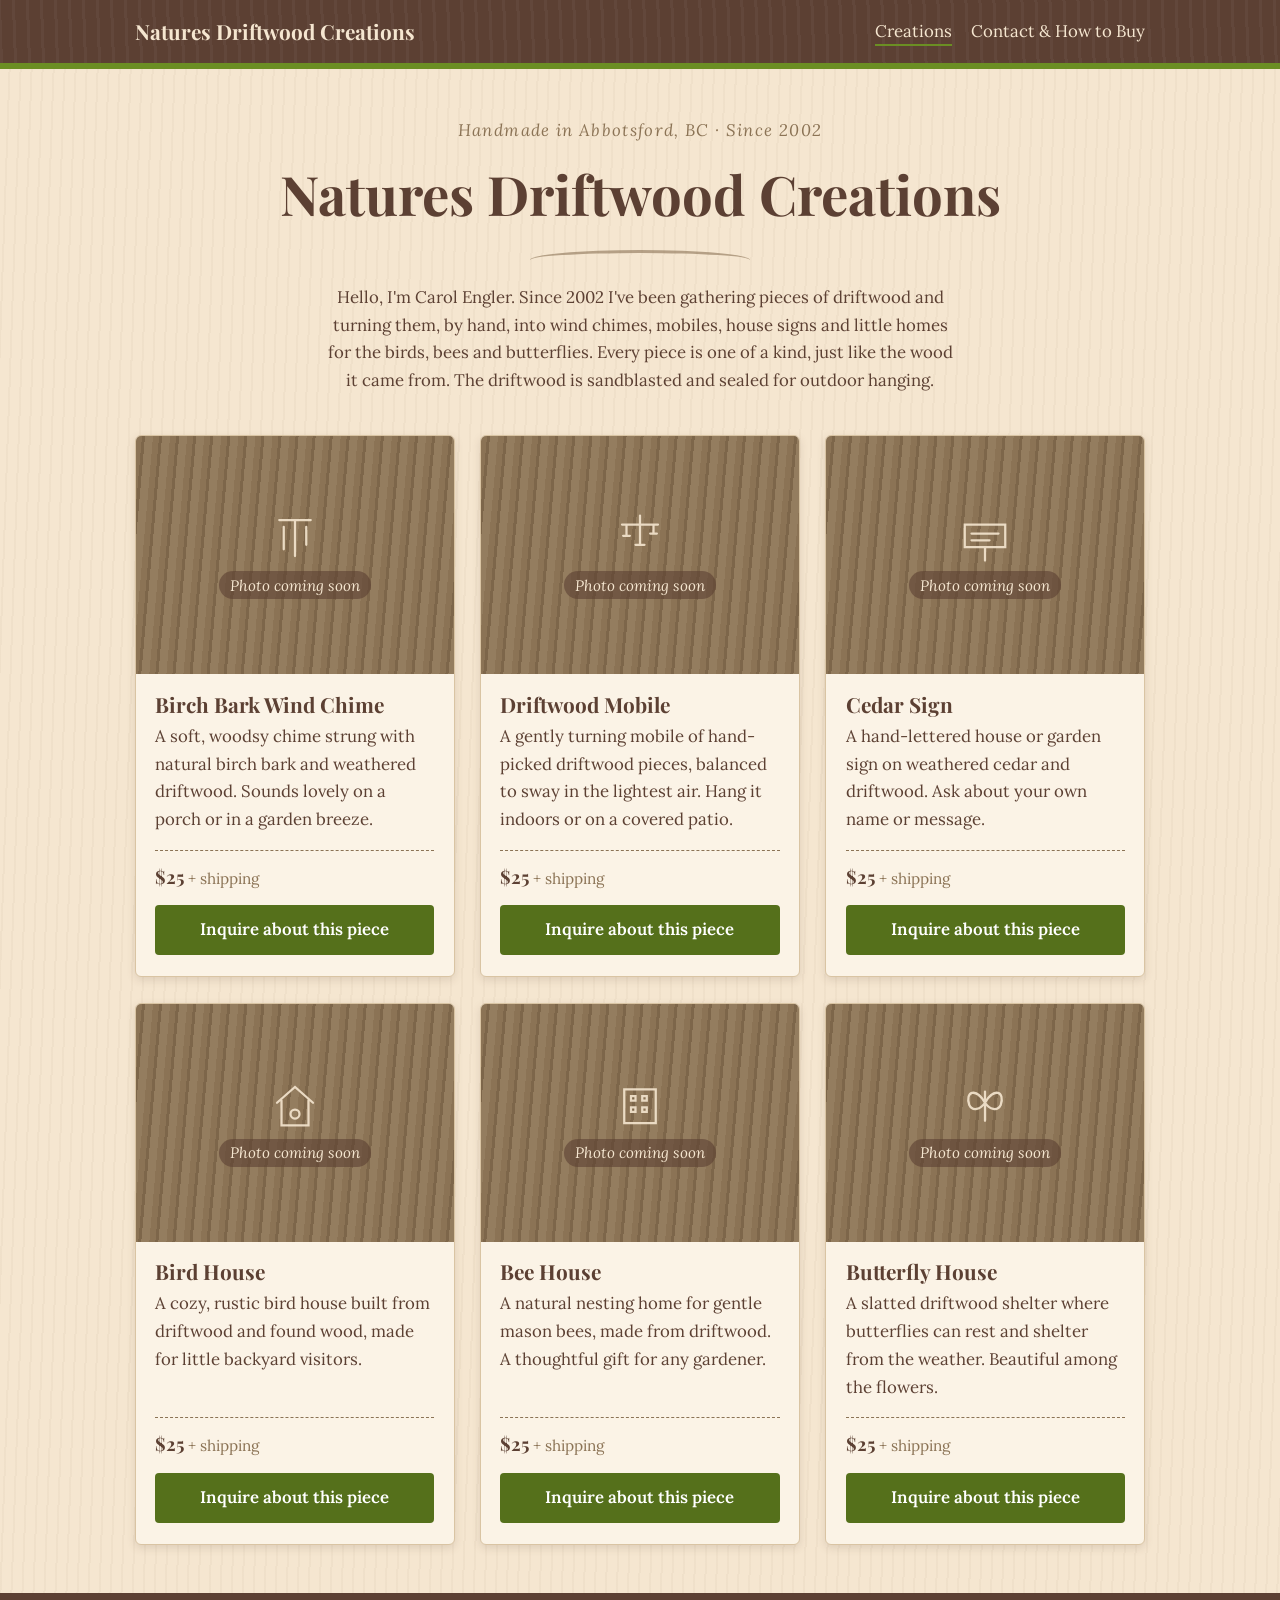
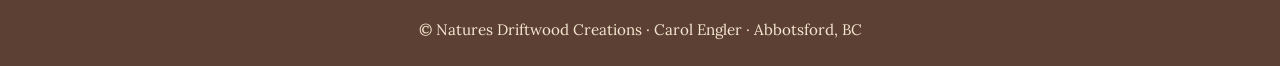
<file: index.html>
<!DOCTYPE html>
<html lang="en">
<head>
<meta charset="utf-8">
<meta name="viewport" content="width=device-width, initial-scale=1">
<title>Natures Driftwood Creations | Handmade Driftwood Pieces, Abbotsford BC</title>
<meta name="description" content="Handcrafted driftwood wind chimes, mobiles, house signs, bird houses, bee houses and butterfly houses by Carol Engler in Abbotsford, BC. $25 each plus shipping.">
<link rel="preconnect" href="https://fonts.googleapis.com"><link rel="preconnect" href="https://fonts.gstatic.com" crossorigin><link href="https://fonts.googleapis.com/css2?family=Lora:wght@400;600&family=Playfair+Display:wght@700&display=swap" rel="stylesheet">
<link rel="stylesheet" href="style.css">
</head>
<body>
<header class="site"><div class="wrap"><a class="brand" href="index.html">Natures Driftwood Creations</a>
<nav aria-label="Main"><a href="index.html" aria-current="page">Creations</a><a href="contact.html">Contact &amp; How to Buy</a></nav></div></header>
<main class="wrap">
  <section class="hero">
    <p class="since">Handmade in Abbotsford, BC &middot; Since 2002</p>
    <h1>Natures Driftwood Creations</h1>
    <div class="divider"></div>
    <p>Hello, I'm Carol Engler. Since 2002 I've been gathering pieces of driftwood and turning them, by hand, into wind chimes, mobiles, house signs and little homes for the birds, bees and butterflies. Every piece is one of a kind, just like the wood it came from. The driftwood is sandblasted and sealed for outdoor hanging.</p>
  </section>
  <section aria-label="Creations">
    <div class="grid">
      <article class="card">
        <div class="photo" role="img" aria-label="Photo of Birch Bark Wind Chime coming soon"><svg viewBox="0 0 48 48" aria-hidden="true"><path d="M10 8h28M24 8v6M14 14v20M24 14v26M34 14v16"/></svg><span>Photo coming soon</span></div>
        <div class="body"><h3>Birch Bark Wind Chime</h3><p>A soft, woodsy chime strung with natural birch bark and weathered driftwood. Sounds lovely on a porch or in a garden breeze.</p>
        <div class="price">$25 <small>+ shipping</small></div>
        <a class="btn" href="contact.html?piece=Birch%20Bark%20Wind%20Chime#contact-form">Inquire about this piece</a></div>
      </article>
      <article class="card">
        <div class="photo" role="img" aria-label="Photo of Driftwood Mobile coming soon"><svg viewBox="0 0 48 48" aria-hidden="true"><path d="M24 4v8M8 12h32M12 12v10M24 12v18M36 12v8M9 22h6M20 30h8M33 20h6"/></svg><span>Photo coming soon</span></div>
        <div class="body"><h3>Driftwood Mobile</h3><p>A gently turning mobile of hand-picked driftwood pieces, balanced to sway in the lightest air. Hang it indoors or on a covered patio.</p>
        <div class="price">$25 <small>+ shipping</small></div>
        <a class="btn" href="contact.html?piece=Driftwood%20Mobile#contact-form">Inquire about this piece</a></div>
      </article>
      <article class="card">
        <div class="photo" role="img" aria-label="Photo of Cedar Sign coming soon"><svg viewBox="0 0 48 48" aria-hidden="true"><path d="M6 12h36v20H6zM24 32v12M12 20h24M12 26h16"/></svg><span>Photo coming soon</span></div>
        <div class="body"><h3>Cedar Sign</h3><p>A hand-lettered house or garden sign on weathered cedar and driftwood. Ask about your own name or message.</p>
        <div class="price">$25 <small>+ shipping</small></div>
        <a class="btn" href="contact.html?piece=Cedar%20Sign#contact-form">Inquire about this piece</a></div>
      </article>
      <article class="card">
        <div class="photo" role="img" aria-label="Photo of Bird House coming soon"><svg viewBox="0 0 48 48" aria-hidden="true"><path d="M8 22l16-14 16 14M12 20v22h24V20M20 32a4 4 0 1 0 8 0a4 4 0 1 0-8 0"/></svg><span>Photo coming soon</span></div>
        <div class="body"><h3>Bird House</h3><p>A cozy, rustic bird house built from driftwood and found wood, made for little backyard visitors.</p>
        <div class="price">$25 <small>+ shipping</small></div>
        <a class="btn" href="contact.html?piece=Bird%20House#contact-form">Inquire about this piece</a></div>
      </article>
      <article class="card">
        <div class="photo" role="img" aria-label="Photo of Bee House coming soon"><svg viewBox="0 0 48 48" aria-hidden="true"><path d="M10 10h28v30H10zM16 16h4v4h-4zM26 16h4v4h-4zM16 26h4v4h-4zM26 26h4v4h-4z"/></svg><span>Photo coming soon</span></div>
        <div class="body"><h3>Bee House</h3><p>A natural nesting home for gentle mason bees, made from driftwood. A thoughtful gift for any gardener.</p>
        <div class="price">$25 <small>+ shipping</small></div>
        <a class="btn" href="contact.html?piece=Bee%20House#contact-form">Inquire about this piece</a></div>
      </article>
      <article class="card">
        <div class="photo" role="img" aria-label="Photo of Butterfly House coming soon"><svg viewBox="0 0 48 48" aria-hidden="true"><path d="M24 12v26M24 22C16 8 6 12 10 24c3 6 10 4 14-2M24 22c8-14 18-10 14 2-3 6-10 4-14-2"/></svg><span>Photo coming soon</span></div>
        <div class="body"><h3>Butterfly House</h3><p>A slatted driftwood shelter where butterflies can rest and shelter from the weather. Beautiful among the flowers.</p>
        <div class="price">$25 <small>+ shipping</small></div>
        <a class="btn" href="contact.html?piece=Butterfly%20House#contact-form">Inquire about this piece</a></div>
      </article>
    </div>
  </section>
</main>
<footer>&copy; Natures Driftwood Creations &middot; Carol Engler &middot; Abbotsford, BC</footer>
</body>
</html>
</file>
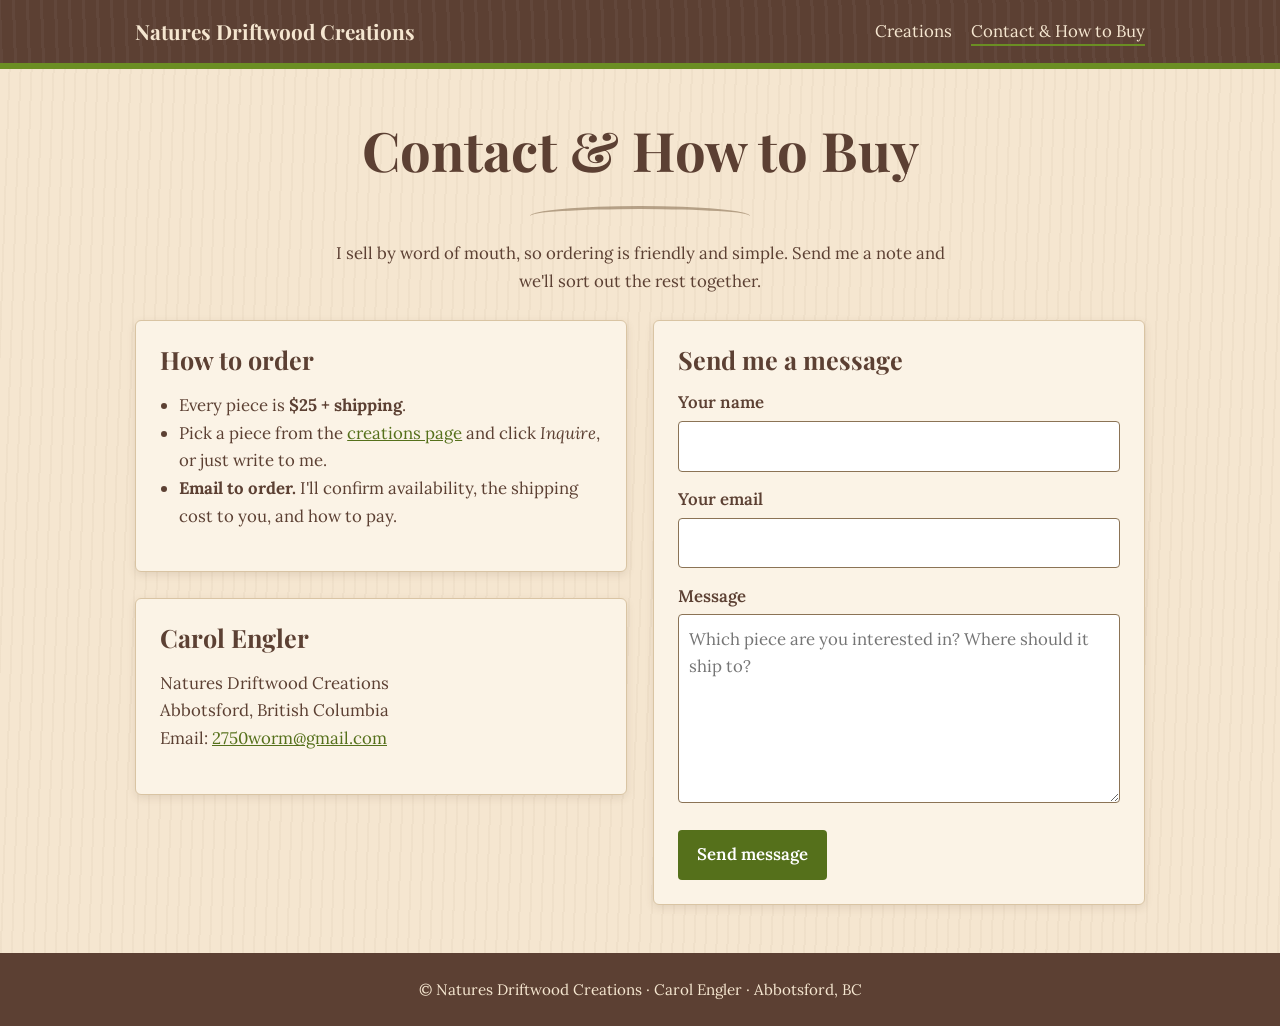
<file: contact.html>
<!DOCTYPE html>
<html lang="en">
<head>
<meta charset="utf-8">
<meta name="viewport" content="width=device-width, initial-scale=1">
<title>Contact &amp; How to Buy | Natures Driftwood Creations</title>
<meta name="description" content="How to order handmade driftwood creations from Carol Engler in Abbotsford, BC. $25 each plus shipping. Email to order.">
<link rel="preconnect" href="https://fonts.googleapis.com"><link rel="preconnect" href="https://fonts.gstatic.com" crossorigin><link href="https://fonts.googleapis.com/css2?family=Lora:wght@400;600&family=Playfair+Display:wght@700&display=swap" rel="stylesheet">
<link rel="stylesheet" href="style.css">
</head>
<body>
<header class="site"><div class="wrap"><a class="brand" href="index.html">Natures Driftwood Creations</a>
<nav aria-label="Main"><a href="index.html">Creations</a><a href="contact.html" aria-current="page">Contact &amp; How to Buy</a></nav></div></header>
<main class="wrap">
  <section class="hero">
    <h1>Contact &amp; How to Buy</h1>
    <div class="divider"></div>
    <p>I sell by word of mouth, so ordering is friendly and simple. Send me a note and we'll sort out the rest together.</p>
  </section>
  <div class="two">
    <div>
      <div class="panel">
        <h2>How to order</h2>
        <ul class="clean">
          <li>Every piece is <strong>$25 + shipping</strong>.</li>
          <li>Pick a piece from the <a href="index.html">creations page</a> and click <em>Inquire</em>, or just write to me.</li>
          <li><strong>Email to order.</strong> I'll confirm availability, the shipping cost to you, and how to pay.</li>
        </ul>
      </div>
      <div class="panel" style="margin-top:1.6rem">
        <h2>Carol Engler</h2>
        <p>Natures Driftwood Creations<br>Abbotsford, British Columbia<br>
        Email: <a href="mailto:2750worm@gmail.com">2750worm@gmail.com</a></p>
      </div>
    </div>
    <div class="panel" id="contact-form">
      <h2>Send me a message</h2>
      <form action="https://formsubmit.co/2750worm@gmail.com" method="post" enctype="text/plain">
        <label for="name">Your name</label><input id="name" name="name" required autocomplete="name">
        <label for="email">Your email</label><input id="email" name="email" type="email" required autocomplete="email">
        <label for="message">Message</label><textarea id="message" name="message" rows="6" required placeholder="Which piece are you interested in? Where should it ship to?"></textarea>
        <button class="btn" type="submit">Send message</button>
      </form>
    </div>
  </div>
</main>
<footer>&copy; Natures Driftwood Creations &middot; Carol Engler &middot; Abbotsford, BC</footer>
<script>
var p=new URLSearchParams(location.search).get("piece");
if(p){document.getElementById("message").value="Hi Carol, I'd like to inquire about the "+p+" ($25 + shipping).\n\n"}
</script>
</body>
</html>
</file>
<file: style.css>
:root{--bark:#5C4033;--wood:#8B7355;--moss:#6B8E23;--moss-dk:#55701b;--cream:#F5E6D0;--paper:#fbf3e6}
*{box-sizing:border-box}
body{margin:0;background:var(--cream);color:var(--bark);font-family:"Lora",Georgia,serif;font-size:1.05rem;line-height:1.65;
background-image:repeating-linear-gradient(92deg,rgba(139,115,85,.05) 0 2px,transparent 2px 11px)}
h1,h2,h3{font-family:"Playfair Display","Cormorant Garamond",Georgia,serif;font-weight:700;line-height:1.2;margin:0 0 .5em}
a{color:var(--moss-dk)}
.wrap{max-width:1050px;margin:0 auto;padding:0 1.25rem}
header.site{background:var(--bark);color:var(--cream);border-bottom:6px solid var(--moss);
background-image:repeating-linear-gradient(88deg,rgba(255,255,255,.04) 0 3px,transparent 3px 14px)}
header.site .wrap{display:flex;flex-wrap:wrap;align-items:center;justify-content:space-between;gap:.5rem 1.5rem;padding-top:.9rem;padding-bottom:.9rem}
.brand{font-family:"Playfair Display",Georgia,serif;font-size:1.3rem;font-weight:700;color:var(--cream);text-decoration:none}
nav a{color:var(--cream);text-decoration:none;margin-left:1.2rem;padding-bottom:2px;border-bottom:2px solid transparent}
nav a:hover,nav a[aria-current]{border-bottom-color:var(--moss)}
.hero{text-align:center;padding:3rem 0 1.5rem}
.hero h1{font-size:clamp(2rem,6vw,3.4rem);margin-bottom:.2em}
.hero .since{font-style:italic;color:var(--wood);letter-spacing:.08em;margin-bottom:1rem}
.hero p{max-width:40rem;margin:0 auto}
.divider{height:10px;margin:1.5rem auto;max-width:220px;border-top:3px solid var(--wood);border-radius:50%/100% 100% 0 0;opacity:.6}
.grid{display:grid;grid-template-columns:repeat(auto-fill,minmax(290px,1fr));gap:1.6rem;padding:1rem 0 3rem}
.card{background:var(--paper);border:1px solid #d9c4a3;border-radius:6px;box-shadow:0 3px 8px rgba(92,64,51,.15);display:flex;flex-direction:column;overflow:hidden}
.photo{aspect-ratio:4/3;display:flex;flex-direction:column;align-items:center;justify-content:center;color:var(--cream);text-align:center;
background:repeating-linear-gradient(95deg,#8B7355 0 6px,#7d664a 6px 9px,#947d5f 9px 17px)}
.photo svg{width:54px;height:54px;stroke:var(--cream);fill:none;stroke-width:2;stroke-linecap:round;opacity:.9}
.photo span{font-style:italic;font-size:.95rem;margin-top:.4rem;background:rgba(92,64,51,.6);padding:.1rem .7rem;border-radius:20px}
.card .body{padding:1.1rem 1.2rem 1.3rem;display:flex;flex-direction:column;flex:1}
.card h3{font-size:1.3rem;margin-bottom:.3em}
.card p{margin:0 0 1rem;flex:1}
.price{font-family:"Playfair Display",Georgia,serif;font-weight:700;font-size:1.15rem;border-top:1px dashed var(--wood);padding-top:.7rem;margin-bottom:.8rem}
.price small{font-family:"Lora",serif;font-weight:400;color:var(--wood)}
.btn{display:inline-block;background:var(--moss-dk);color:#fff;border:0;border-radius:4px;padding:.7rem 1.2rem;font:inherit;font-weight:600;text-align:center;text-decoration:none;cursor:pointer}
.btn:hover{background:#445a14}
.panel{background:var(--paper);border:1px solid #d9c4a3;border-radius:6px;padding:1.5rem;box-shadow:0 3px 8px rgba(92,64,51,.12)}
.two{display:grid;grid-template-columns:1fr 1fr;gap:1.6rem;padding-bottom:3rem}
@media(max-width:760px){.two{grid-template-columns:1fr}nav a{margin:0 1rem 0 0}}
label{display:block;font-weight:600;margin:.9rem 0 .25rem}
input,textarea{width:100%;font:inherit;padding:.65rem;border:1px solid var(--wood);border-radius:4px;background:#fff;color:var(--bark)}
input:focus,textarea:focus,.btn:focus-visible,a:focus-visible{outline:3px solid var(--moss);outline-offset:2px}
form .btn{margin-top:1.1rem}
ul.clean{padding-left:1.2rem}
footer{background:var(--bark);color:var(--cream);text-align:center;padding:1.5rem 1rem;font-size:.95rem}
</file>
